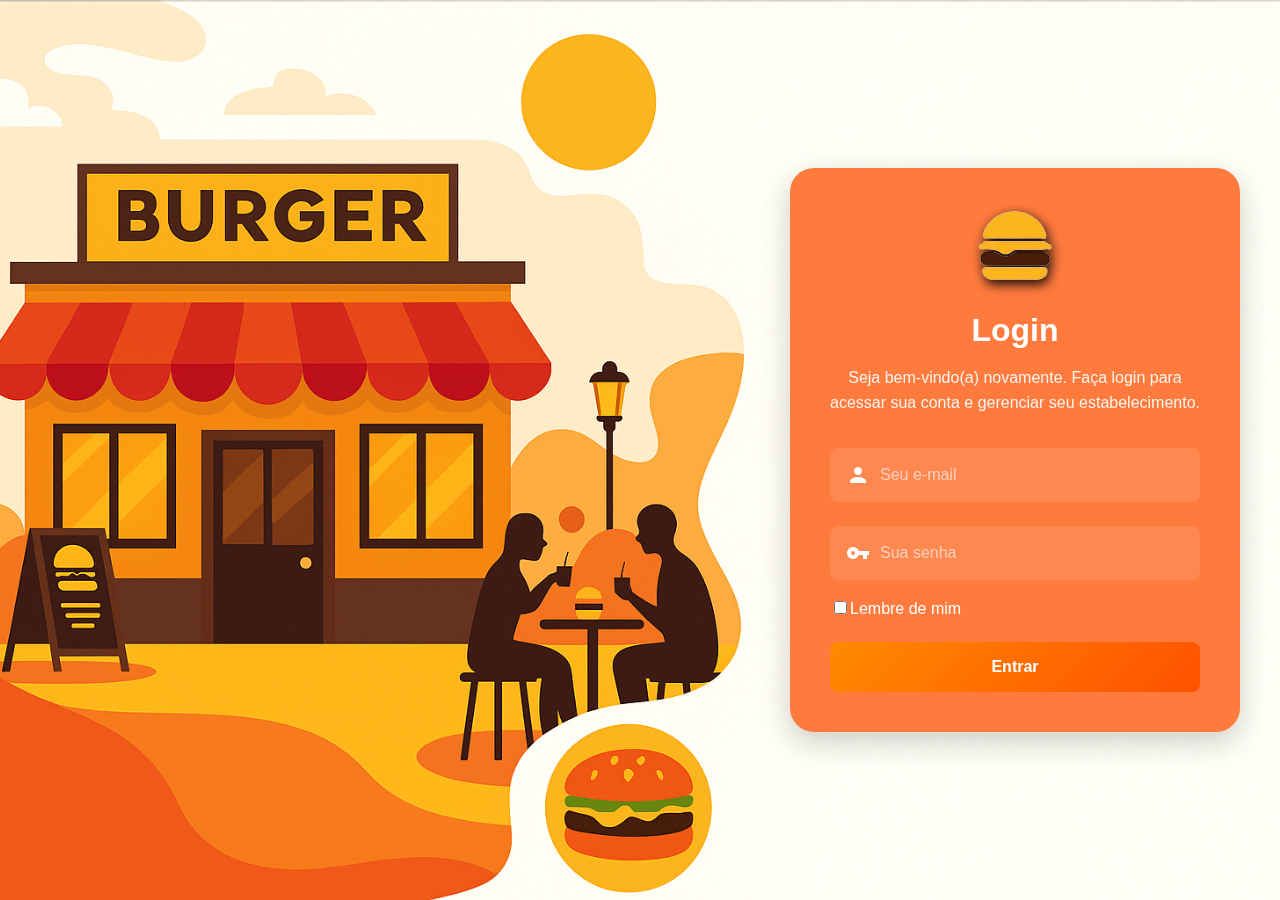
<file: index.html>
<!DOCTYPE html>
<html lang="pt-BR">

<head>
    <meta charset="UTF-8">
    <meta name="viewport" content="width=device-width, initial-scale=1.0">
    <meta name="description"
        content="Área administrativa da Casa do Hamburguer - Faça login para gerenciar seu estabelecimento">
    <title>Área Administrativa - Casa do Hamburguer</title>
    <link rel="stylesheet" href="https://fonts.googleapis.com/icon?family=Material+Icons">
    <link rel="shortcut icon" href="favicon-32x32.png" type="image/x-icon">
    <link rel="stylesheet" href="style.css">
    <link rel="preconnect" href="https://fonts.googleapis.com">
    <link rel="preconnect" href="https://fonts.gstatic.com" crossorigin>
    
</head>

<body>
    <main class="login-container">

        <section class="login-section" aria-labelledby="login-heading">
            
<div class="login-box animate-login">
  <!-- campos de login -->

            <div class="login-card">
                <header class="login-header">

                   <img src="area-login.png" alt="imagens" class="img-flutuante">

                    <h1 id="login-heading" class="login-title">Login</h1>
                    <p class="welcome-message">
                        Seja bem-vindo(a) novamente. Faça login para acessar sua conta e gerenciar seu estabelecimento.
                    </p>
                </header>

                <form action="#" method="post" class="login-form">
                    <div class="form-group">
                        <label for="email" class="sr-only">E-mail</label>
                        <div class="input-field">
                            <i class="material-icons" aria-hidden="true">person</i>
                            <input type="email" id="email" name="email" placeholder="Seu e-mail" autocomplete="email"
                                required maxlength="30" aria-required="true">
                        </div>
                    </div>

                    <div class="form-group">
                        <label for="senha" class="sr-only">Senha</label>
                        <div class="input-field">
                            <i class="material-icons" aria-hidden="true">vpn_key</i>
                            <input type="password" id="senha" name="senha" placeholder="Sua senha"
                                autocomplete="current-password" required minlength="8" maxlength="20"
                                aria-required="true">
                        </div>
                        <br>
                        <input type="checkbox">Lembre de mim 
                    </div>

                    <button type="submit" class="submit-button">
                        Entrar
                    </button>


                </form>
            </div>
            </div>
        </section>
    </main>
</body>

</html>
</file>
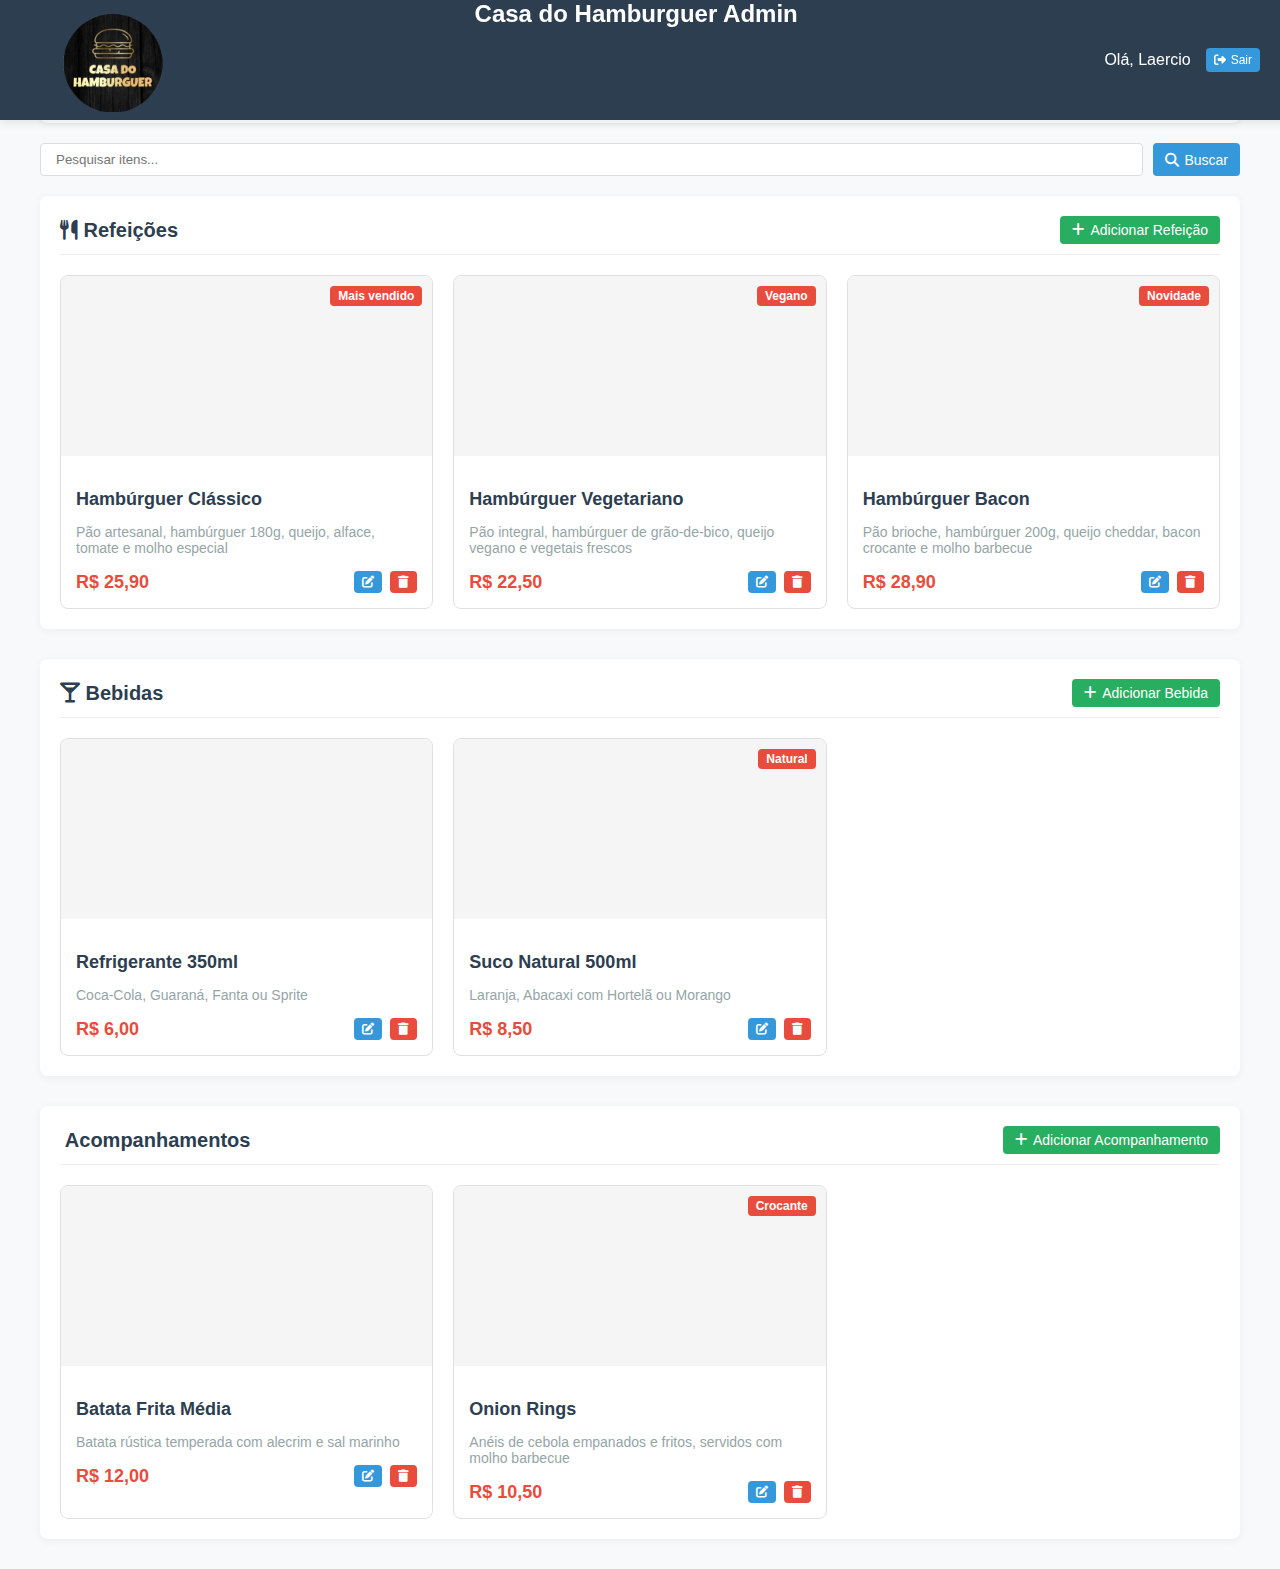
<file: config-pagina.html>
<!DOCTYPE html>
<html lang="pt-BR">
<head>
    <meta charset="UTF-8">
    <meta name="viewport" content="width=device-width, initial-scale=1.0">
    <title>Admin Premium - Controle de Cardápio</title>
    <link rel="stylesheet" href="https://cdnjs.cloudflare.com/ajax/libs/font-awesome/6.4.0/css/all.min.css">
    <link rel="stylesheet" href="config-pagina.css">
    <link rel="shortcut icon" href="logo-casa (1).ico" type="image/x-icon" class="fav">+
</head>
<body>
    <header class="admin-header">
        <div class="header-content">
            <img src="logo-casa.png" alt="fda" class="logo">
            <div class="logo">Casa do Hamburguer Admin</div>
            <div class="user-menu">
                <span>Olá, Laercio</span>
                <button class="btn btn-sm btn-primary" id="logoutBtn">
    <i class="fas fa-sign-out-alt"></i> Sair
</button>
            </div>
        </div>
    </header>
    
    <div class="admin-container">
        <div class="admin-nav">
            <div class="nav-tabs">
                <div class="nav-tab active">
                    <i class="fas fa-utensils"></i> Cardápio
                </div>
                <div class="nav-tab">
                    <i class="fas fa-chart-line"></i> Relatórios
                </div>
                <div class="nav-tab">
                    <i class="fas fa-cog"></i> Configurações
                </div>
            </div>
        </div>
        
        <div class="search-bar">
            <input type="text" class="search-input" placeholder="Pesquisar itens...">
            <button class="btn btn-primary">
                <i class="fas fa-search"></i> Buscar
            </button>
        </div>
        
        <div class="menu-section">
            <div class="section-header">
                <h2 class="section-title">
                    <i class="fas fa-utensils"></i> Refeições
                </h2>
                <button class="btn btn-success" id="addMealBtn">
                    <i class="fas fa-plus"></i> Adicionar Refeição
                </button>
            </div>
            
            <div class="item-grid">
                <div class="item-card">
                    <div class="item-image" style="background-image: url('https://images.unsplash.com/photo-1568901346375-23c9450c58cd?ixlib=rb-4.0.3&ixid=M3wxMjA3fDB8MHxzZWFyY2h8Mnx8aGFtYnVyZ3VlcnxlbnwwfHwwfHx8MA%3D%3D&auto=format&fit=crop&w=500&q=60');">
                        <span class="item-badge">Mais vendido</span>
                    </div>
                    <div class="item-content">
                        <h3 class="item-name">Hambúrguer Clássico</h3>
                        <p class="item-desc">Pão artesanal, hambúrguer 180g, queijo, alface, tomate e molho especial</p>
                        <div class="item-footer">
                            <span class="item-price">R$ 25,90</span>
                            <div class="item-actions">
                                <button class="btn btn-primary btn-sm edit-item">
                                    <i class="fas fa-edit"></i>
                                </button>
                                <button class="btn btn-danger btn-sm delete-item">
                                    <i class="fas fa-trash"></i>
                                </button>
                            </div>
                        </div>
                    </div>
                </div>
                
                <div class="item-card">
                    <div class="item-image" style="background-image: url('https://images.unsplash.com/photo-1596662951482-0c4ba74a6df6?ixlib=rb-4.0.3&ixid=M3wxMjA3fDB8MHxzZWFyY2h8NXx8dmVnYW4lMjBidXJnZXJ8ZW58MHx8MHx8fDA%3D&auto=format&fit=crop&w=500&q=60');">
                        <span class="item-badge">Vegano</span>
                    </div>
                    <div class="item-content">
                        <h3 class="item-name">Hambúrguer Vegetariano</h3>
                        <p class="item-desc">Pão integral, hambúrguer de grão-de-bico, queijo vegano e vegetais frescos</p>
                        <div class="item-footer">
                            <span class="item-price">R$ 22,50</span>
                            <div class="item-actions">
                                <button class="btn btn-primary btn-sm edit-item">
                                    <i class="fas fa-edit"></i>
                                </button>
                                <button class="btn btn-danger btn-sm delete-item">
                                    <i class="fas fa-trash"></i>
                                </button>
                            </div>
                        </div>
                    </div>
                </div>
                
                <div class="item-card">
                    <div class="item-image" style="background-image: url('https://images.unsplash.com/photo-1553979459-d2229ba7433b?ixlib=rb-4.0.3&ixid=M3wxMjA3fDB8MHxzZWFyY2h8MTh8fGJhY29uJTIwYnVyZ2VyfGVufDB8fDB8fHww&auto=format&fit=crop&w=500&q=60');">
                        <span class="item-badge">Novidade</span>
                    </div>
                    <div class="item-content">
                        <h3 class="item-name">Hambúrguer Bacon</h3>
                        <p class="item-desc">Pão brioche, hambúrguer 200g, queijo cheddar, bacon crocante e molho barbecue</p>
                        <div class="item-footer">
                            <span class="item-price">R$ 28,90</span>
                            <div class="item-actions">
                                <button class="btn btn-primary btn-sm edit-item">
                                    <i class="fas fa-edit"></i>
                                </button>
                                <button class="btn btn-danger btn-sm delete-item">
                                    <i class="fas fa-trash"></i>
                                </button>
                            </div>
                        </div>
                    </div>
                </div>
            </div>
        </div>
        
        <div class="menu-section">
            <div class="section-header">
                <h2 class="section-title">
                    <i class="fas fa-glass-martini-alt"></i> Bebidas
                </h2>
                <button class="btn btn-success" id="addDrinkBtn">
                    <i class="fas fa-plus"></i> Adicionar Bebida
                </button>
            </div>
            
            <div class="item-grid">
                <div class="item-card">
                    <div class="item-image" style="background-image: url('https://images.unsplash.com/photo-1553456558-aff63285bdd1?ixlib=rb-4.0.3&ixid=M3wxMjA3fDB8MHxzZWFyY2h8MTB8fHNvZnRkcmlua3xlbnwwfHwwfHx8MA%3D%3D&auto=format&fit=crop&w=500&q=60');">
                    </div>
                    <div class="item-content">
                        <h3 class="item-name">Refrigerante 350ml</h3>
                        <p class="item-desc">Coca-Cola, Guaraná, Fanta ou Sprite</p>
                        <div class="item-footer">
                            <span class="item-price">R$ 6,00</span>
                            <div class="item-actions">
                                <button class="btn btn-primary btn-sm edit-item">
                                    <i class="fas fa-edit"></i>
                                </button>
                                <button class="btn btn-danger btn-sm delete-item">
                                    <i class="fas fa-trash"></i>
                                </button>
                            </div>
                        </div>
                    </div>
                </div>
                
                <div class="item-card">
                    <div class="item-image" style="background-image: url('https://images.unsplash.com/photo-1603569283847-aa295f0d016a?ixlib=rb-4.0.3&ixid=M3wxMjA3fDB8MHxzZWFyY2h8Nnx8anVpY2V8ZW58MHx8MHx8fDA%3D&auto=format&fit=crop&w=500&q=60');">
                        <span class="item-badge">Natural</span>
                    </div>
                    <div class="item-content">
                        <h3 class="item-name">Suco Natural 500ml</h3>
                        <p class="item-desc">Laranja, Abacaxi com Hortelã ou Morango</p>
                        <div class="item-footer">
                            <span class="item-price">R$ 8,50</span>
                            <div class="item-actions">
                                <button class="btn btn-primary btn-sm edit-item">
                                    <i class="fas fa-edit"></i>
                                </button>
                                <button class="btn btn-danger btn-sm delete-item">
                                    <i class="fas fa-trash"></i>
                                </button>
                            </div>
                        </div>
                    </div>
                </div>
            </div>
        </div>
        
        <div class="menu-section">
            <div class="section-header">
                <h2 class="section-title">
                    <i class="fas fa-french-fries"></i> Acompanhamentos
                </h2>
                <button class="btn btn-success" id="addSideBtn">
                    <i class="fas fa-plus"></i> Adicionar Acompanhamento
                </button>
            </div>
            
            <div class="item-grid">
                <div class="item-card">
                    <div class="item-image" style="background-image: url('https://images.unsplash.com/photo-1541592106381-b31e9677c0e5?ixlib=rb-4.0.3&ixid=M3wxMjA3fDB8MHxzZWFyY2h8M3x8ZnJpZXN8ZW58MHx8MHx8fDA%3D&auto=format&fit=crop&w=500&q=60');">
                    </div>
                    <div class="item-content">
                        <h3 class="item-name">Batata Frita Média</h3>
                        <p class="item-desc">Batata rústica temperada com alecrim e sal marinho</p>
                        <div class="item-footer">
                            <span class="item-price">R$ 12,00</span>
                            <div class="item-actions">
                                <button class="btn btn-primary btn-sm edit-item">
                                    <i class="fas fa-edit"></i>
                                </button>
                                <button class="btn btn-danger btn-sm delete-item">
                                    <i class="fas fa-trash"></i>
                                </button>
                            </div>
                        </div>
                    </div>
                </div>
                
                <div class="item-card">
                    <div class="item-image" style="background-image: url('https://images.unsplash.com/photo-1633793566548-7e6f8e5e4b04?ixlib=rb-4.0.3&ixid=M3wxMjA3fDB8MHxzZWFyY2h8MXx8b25pb24lMjByaW5nc3xlbnwwfHwwfHx8MA%3D%3D&auto=format&fit=crop&w=500&q=60');">
                        <span class="item-badge">Crocante</span>
                    </div>
                    <div class="item-content">
                        <h3 class="item-name">Onion Rings</h3>
                        <p class="item-desc">Anéis de cebola empanados e fritos, servidos com molho barbecue</p>
                        <div class="item-footer">
                            <span class="item-price">R$ 10,50</span>
                            <div class="item-actions">
                                <button class="btn btn-primary btn-sm edit-item">
                                    <i class="fas fa-edit"></i>
                                </button>
                                <button class="btn btn-danger btn-sm delete-item">
                                    <i class="fas fa-trash"></i>
                                </button>
                            </div>
                        </div>
                    </div>
                </div>
            </div>
        </div>
    </div>
    
    <!-- Modal para Adicionar/Editar Itens -->
    <div class="modal" id="itemModal">
        <div class="modal-content">
            <div class="modal-header">
                <h3 class="modal-title" id="modalTitle">Adicionar Novo Item</h3>
                <button class="modal-close" id="closeModal">&times;</button>
            </div>
            <div class="modal-body">
                <form id="itemForm">
                    <div class="form-group">
                        <label for="itemName" class="form-label">Nome do Item</label>
                        <input type="text" id="itemName" class="form-control" required>
                    </div>
                    
                    <div class="form-group">
                        <label for="itemCategory" class="form-label">Categoria</label>
                        <select id="itemCategory" class="form-control" required>
                            <option value="meal">Refeição</option>
                            <option value="drink">Bebida</option>
                            <option value="side">Acompanhamento</option>
                        </select>
                    </div>
                    
                    <div class="form-group">
                        <label for="itemPrice" class="form-label">Preço (R$)</label>
                        <input type="number" id="itemPrice" class="form-control" step="0.01" min="0" required>
                    </div>
                    
                    <div class="form-group">
                        <label for="itemDescription" class="form-label">Descrição</label>
                        <textarea id="itemDescription" class="form-control" rows="3"></textarea>
                    </div>
                    
                    <div class="form-group">
                        <label for="itemImage" class="form-label">Imagem (URL)</label>
                        <input type="text" id="itemImage" class="form-control" placeholder="Cole a URL da imagem">
                    </div>
                    
                    <div class="form-group">
                        <label class="form-label">Status</label>
                        <div class="status-toggle">
                            <label class="toggle-switch">
                                <input type="checkbox" id="itemStatus" checked>
                                <span class="slider"></span>
                            </label>
                            <span id="statusLabel">Disponível</span>
                        </div>
                    </div>
                </form>
            </div>
            <div class="modal-footer">
                <button class="btn" id="cancelBtn">Cancelar</button>
                <button class="btn btn-success" id="saveItemBtn">Salvar Item</button>
            </div>
        </div>
    </div>
    
    <script src="config-pagina.js"></script>
</body>
</html>
</file>
<file: style.css>
:root {
  --primary-color: #e63946;
  --secondary-color: #ffffff;
  --accent-color: #ffffff;
  --dark-color: #fcfcfc;
  --gradient: linear-gradient(135deg, #ff8a00, #ff5100, #f29810, #f8b420, #ecc206);
}

html {
  box-sizing: border-box;
  font-size: 16px;
}

*, *:before, *:after {
  box-sizing: inherit;
}

body {
  margin: 0;
  font-family: 'Segoe UI', Roboto, Oxygen, Ubuntu, Cantarell, 'Open Sans', 'Helvetica Neue', sans-serif;
  background: var(--dark-color) url('fundo-mateus.png') no-repeat center center fixed;
  background-size: cover;
  color: var(--secondary-color);
  min-height: 100vh;
  display: grid;
  place-items: center;
  padding: 1rem;
}
header img{
    filter: drop-shadow(2px, 4px, 6px black);
}

.login-container {
  width: 100%;
  max-width: 1200px;
}

.login-section {
  display: flex;
  justify-content: flex-end;
}

.login-card {
  background-color:#ff7a3d;
  backdrop-filter: blur(10px);
  border-radius: 1.5rem;
  padding: 2.5rem;
  width: 100%;
  max-width: 450px;
  box-shadow: 0 10px 30px rgba(0, 0, 0, 0.2);
}

.login-header {
  margin-bottom: 2rem;
  text-align: center;
}

.login-header img {
  filter: drop-shadow(2px 4px 6px black);
}



.login-title {
  font-size: 2rem;
  margin-bottom: 0.5rem;
  color: var(--secondary-color);
}

.welcome-message {
font-family: 'Franklin Gothic Medium', 'Arial Narrow', Arial, sans-serif;
  opacity: 0.9;
  line-height: 1.6;
}

.login-form {
  display: flex;
  flex-direction: column;
  gap: 1.5rem;
}

.form-group {
  position: relative;
}

.input-field {
  position: relative;
  display: flex;
  align-items: center;
}

.input-field i.material-icons {
  position: absolute;
  left: 1rem;
  color: var(--accent-color);
  z-index: 2;
}

.input-field input {
  width: 100%;
  padding: 1rem 1rem 1rem 3rem;
  border: 2px solid transparent;
  border-radius: 0.5rem;
  font-size: 1rem;
  background: rgba(255, 255, 255, 0.1);
  color: var(--secondary-color);
  transition: all 0.3s ease;
}

.input-field input:focus {
  outline: none;
  border-color: var(--accent-color);
  background: rgba(255, 255, 255, 0.15);
  box-shadow: 0 0 0 3px rgba(168, 218, 220, 0.3);
}

.input-field input::placeholder {
  color: rgba(255, 255, 255, 0.6);
}

.submit-button {
  background: var(--gradient);
  background-size: 400% 400%;
  color: white;
  border: none;
  padding: 1rem;
  border-radius: 0.5rem;
  font-size: 1rem;
  font-weight: 600;
  cursor: pointer;
  transition: all 0.3s ease;
  animation: gradientBG 8s ease infinite;
}

.submit-button:hover {
  transform: translateY(-2px);
  box-shadow: 0 5px 15px rgba(0, 0, 0, 0.3);
}

.forgot-password {
  text-align: center;
  margin-top: 1rem;
}

.forgot-link {
  color: var(--accent-color);
  text-decoration: none;
  display: inline-flex;
  align-items: center;
  gap: 0.5rem;
  transition: color 0.3s ease;
}

.forgot-link:hover {
  color: var(--secondary-color);
  text-decoration: underline;
}

.forgot-link i.material-icons {
  font-size: 1.2rem;
}
/* Animação */
@keyframes fadeSlideIn {
    0% {
        opacity: 0;
        transform: translateY(80px);
    }
    100% {
        opacity: 1;
        transform: translateY(0);
    }
}

/* Classe para animar */
.animate-login {
    animation: fadeSlideIn 0.8s ease-out;
}

/* Animação do gradiente */
@keyframes gradientBG {
  0% {
    background-position: 0% 50%;
  }
  50% {
    background-position: 100% 50%;
  }
  100% {
    background-position: 0% 50%;
  }
}

/* Acessibilidade */
.sr-only {
  position: absolute;
  width: 1px;
  height: 1px;
  padding: 0;
  margin: -1px;
  overflow: hidden;
  clip: rect(0, 0, 0, 0);
  white-space: nowrap;
  border-width: 0;
}
.img-flutuante {
  animation: flutuar 3s ease-in-out infinite;
}

@keyframes flutuar {
  0%, 100% {
    transform: translateY(0);
  }
  50% {
    transform: translateY(-10px);
  }
}
/* Responsividade */
@media (max-width: 768px) {
  .login-card {
   background-color:#f54e00b2;
    padding: 1.5rem;
    max-width: 100%;
  }
  
  .login-title {
    font-size: 1.5rem;
  }
  
  .input-field input {
    padding: 0.8rem 0.8rem 0.8rem 2.5rem;
  }
}
</file>
<file: config-pagina.css>
:root {
            --primary: #2c3e50;
            --secondary: #e74c3c;
            --success: #27ae60;
            --info: #3498db;
            --light: #ecf0f1;
            --dark: #2c3e50;
            --gray: #95a5a6;
        }
        
        body {
            font-family: 'Segoe UI', Tahoma, Geneva, Verdana, sans-serif;
            margin: 0;
            padding: 0;
            background-color: #f8f9fa;
            color: #333;
        }
        .logo{
            height: 120px;
        }
        .admin-header {
            z-index: 1000;
            position: fixed;
            width: 100%;
            top: 0;
             left: 0;
            
            background-color: var(--primary);
            color: white;
            padding: 0 20px; /* Padding lateral para mobile */
            box-shadow: 0 2px 10px rgba(0,0,0,0.1);
        }
        
        .header-content {
            max-width: 1200px;
            margin: 0 auto;
            display: flex;
            justify-content: space-between;
            align-items: center;
            padding: 0 20px;
        }
        
        .logo {
            font-size: 24px;
            font-weight: bold;
        }
        
        .user-menu {
            display: flex;
            align-items: center;
            gap: 15px;
        }
        
        .admin-container {
            max-width: 1200px;
            margin: 30px auto;
            padding: 0 20px;
        }
        
        .admin-nav {
            background: white;
            border-radius: 8px;
            padding: 15px;
            margin-bottom: 20px;
            box-shadow: 0 2px 5px rgba(0,0,0,0.05);
        }
        
        .nav-tabs {
            display: flex;
            gap: 10px;
            border-bottom: 1px solid #eee;
            padding-bottom: 10px;
        }
        
        .nav-tab {
            padding: 8px 15px;
            border-radius: 4px;
            cursor: pointer;
            transition: all 0.3s;
        }
        
        .nav-tab.active {
            background-color: var(--primary);
            color: white;
        }
        
        .nav-tab:hover:not(.active) {
            background-color: var(--light);
        }
        
        .menu-section {
            background: white;
            border-radius: 8px;
            padding: 20px;
            margin-bottom: 30px;
            box-shadow: 0 2px 10px rgba(0,0,0,0.05);
        }
        
        .section-header {
            display: flex;
            justify-content: space-between;
            align-items: center;
            margin-bottom: 20px;
            padding-bottom: 10px;
            border-bottom: 1px solid #eee;
        }
        
        .section-title {
            font-size: 20px;
            color: var(--dark);
            margin: 0;
        }
        
        .item-grid {
            display: grid;
            grid-template-columns: repeat(auto-fill, minmax(280px, 1fr));
            gap: 20px;
        }
        
        .item-card {
            border: 1px solid #e0e0e0;
            border-radius: 8px;
            overflow: hidden;
            transition: transform 0.3s, box-shadow 0.3s;
            background: white;
        }
        
        .item-card:hover {
            transform: translateY(-5px);
            box-shadow: 0 10px 20px rgba(0,0,0,0.1);
        }
        
        .item-image {
            height: 180px;
            background-color: #f5f5f5;
            background-size: cover;
            background-position: center;
            position: relative;
        }
        
        .item-badge {
            position: absolute;
            top: 10px;
            right: 10px;
            background-color: var(--secondary);
            color: white;
            padding: 3px 8px;
            border-radius: 4px;
            font-size: 12px;
            font-weight: bold;
        }
        
        .item-content {
            padding: 15px;
        }
        
        .item-name {
            font-size: 18px;
            font-weight: 600;
            margin-bottom: 5px;
            color: var(--dark);
        }
        
        .item-desc {
            font-size: 14px;
            color: var(--gray);
            margin-bottom: 10px;
            display: -webkit-box;
            -webkit-line-clamp: 2;
            -webkit-box-orient: vertical;
            overflow: hidden;
        }
        
        .item-footer {
            display: flex;
            justify-content: space-between;
            align-items: center;
            margin-top: 15px;
        }
        
        .item-price {
            font-size: 18px;
            font-weight: bold;
            color: var(--secondary);
        }
        
        .item-actions {
            display: flex;
            gap: 8px;
        }
        
        .btn {
            padding: 6px 12px;
            border: none;
            border-radius: 4px;
            cursor: pointer;
            transition: all 0.3s;
            display: inline-flex;
            align-items: center;
            gap: 5px;
            font-size: 14px;
        }
        
        .btn-sm {
            padding: 5px 8px;
            font-size: 12px;
        }
        
        .btn-primary {
            background-color: var(--info);
            color: white;
        }
        
        .btn-primary:hover {
            background-color: #2980b9;
        }
        
        .btn-danger {
            background-color: var(--secondary);
            color: white;
        }
        
        .btn-danger:hover {
            background-color: #c0392b;
        }
        
        .btn-success {
            background-color: var(--success);
            color: white;
        }
        
        .btn-success:hover {
            background-color: #219653;
        }
        
        .modal {
            display: none;
            position: fixed;
            top: 0;
            left: 0;
            width: 100%;
            height: 100%;
            background-color: rgba(0,0,0,0.5);
            z-index: 1000;
            justify-content: center;
            align-items: center;
        }
        
        .modal-content {
            background-color: white;
            border-radius: 8px;
            width: 90%;
            max-width: 500px;
            max-height: 90vh;
            overflow-y: auto;
            box-shadow: 0 5px 15px rgba(0,0,0,0.3);
            animation: modalFadeIn 0.3s;
        }
        
        @keyframes modalFadeIn {
            from { opacity: 0; transform: translateY(-20px); }
            to { opacity: 1; transform: translateY(0); }
        }
        
        .modal-header {
            padding: 15px 20px;
            border-bottom: 1px solid #eee;
            display: flex;
            justify-content: space-between;
            align-items: center;
        }
        
        .modal-title {
            margin: 0;
            font-size: 18px;
        }
        
        .modal-close {
            background: none;
            border: none;
            font-size: 20px;
            cursor: pointer;
            color: var(--gray);
        }
        
        .modal-body {
            padding: 20px;
        }
        
        .form-group {
            margin-bottom: 15px;
        }
        
        .form-label {
            display: block;
            margin-bottom: 5px;
            font-weight: 500;
        }
        
        .form-control {
            width: 100%;
            padding: 8px 12px;
            border: 1px solid #ddd;
            border-radius: 4px;
            font-size: 14px;
        }
        
        .form-control:focus {
            outline: none;
            border-color: var(--info);
        }
        
        .modal-footer {
            padding: 15px 20px;
            border-top: 1px solid #eee;
            display: flex;
            justify-content: flex-end;
            gap: 10px;
        }
        
        .search-bar {
            display: flex;
            gap: 10px;
            margin-bottom: 20px;
        }
        
        .search-input {
            flex: 1;
            padding: 8px 15px;
            border: 1px solid #ddd;
            border-radius: 4px;
        }
        
        .status-toggle {
            display: flex;
            align-items: center;
            gap: 10px;
        }
        
        .toggle-switch {
            position: relative;
            display: inline-block;
            width: 50px;
            height: 24px;
        }
        
        .toggle-switch input {
            opacity: 0;
            width: 0;
            height: 0;
        }
        
        .slider {
            position: absolute;
            cursor: pointer;
            top: 0;
            left: 0;
            right: 0;
            bottom: 0;
            background-color: #ccc;
            transition: .4s;
            border-radius: 24px;
        }
        
        .slider:before {
            position: absolute;
            content: "";
            height: 16px;
            width: 16px;
            left: 4px;
            bottom: 4px;
            background-color: white;
            transition: .4s;
            border-radius: 50%;
        }
        
        input:checked + .slider {
            background-color: var(--success);
        }
        
        input:checked + .slider:before {
            transform: translateX(26px);
        }
        
       
        /* Responsividade */
    @media (max-width: 768px) {
        .header-content {
            flex-direction: column;
            text-align: center;
            padding: 10px;
        }
        .item-grid {
                grid-template-columns: 1fr;
            }
            
            .nav-tabs {
                overflow-x: auto;
                padding-bottom: 5px;
            }
        .logo-text {
            margin-right: 0;
            padding-left: 0;
            order: 2;
            width: 100%;
        }
        
        .logo-img {
            order: 1;
        }
        
        .user-menu {
            order: 3;
            width: 100%;
            justify-content: center;
            margin-top: 10px;
            flex-wrap: wrap;
        }
        
        .btn-text {
            display: inline;
        }
    }
    
    @media (max-width: 480px) {
        .logo-text {
            font-size: 18px;
        }
        
        .user-greeting {
            display: none;
        }
        
        .btn-sm {
            padding: 8px 15px;
        }
        
        .btn-text {
            display: none;
        }
    }
</file>
